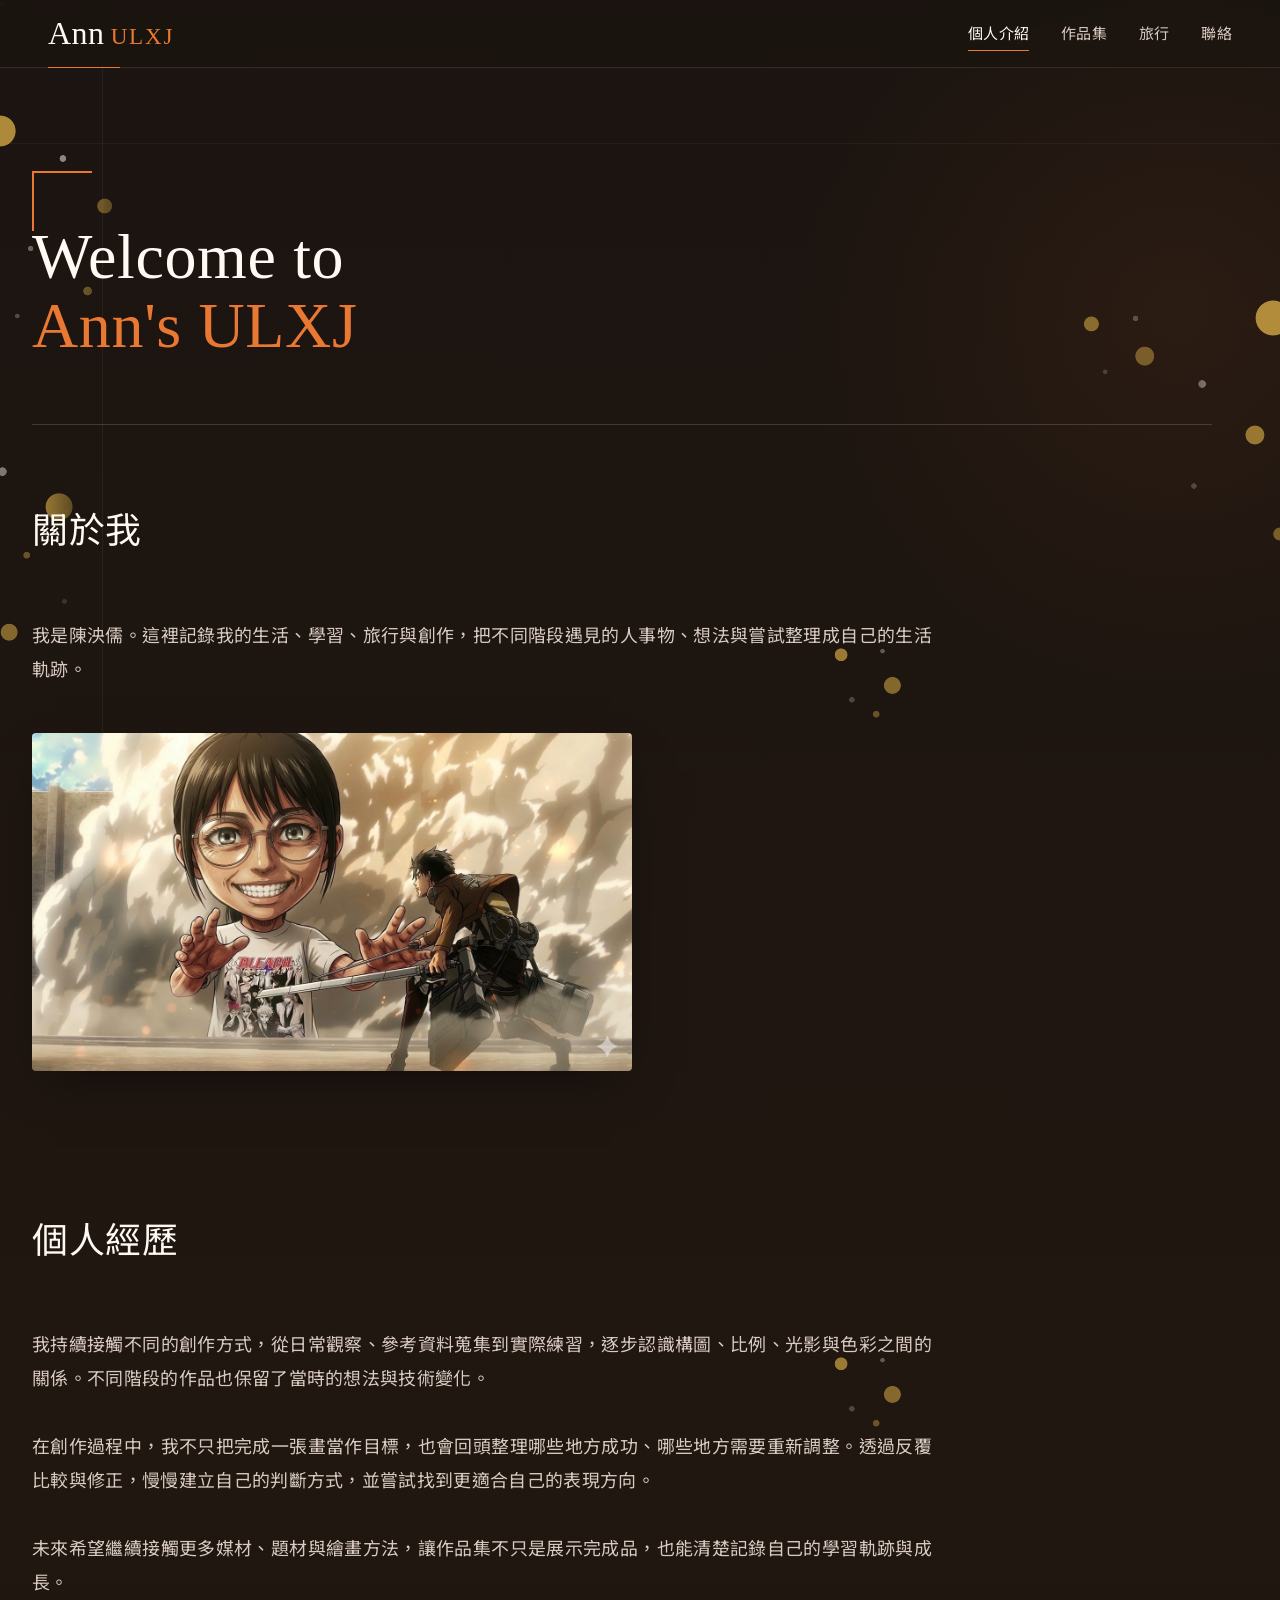
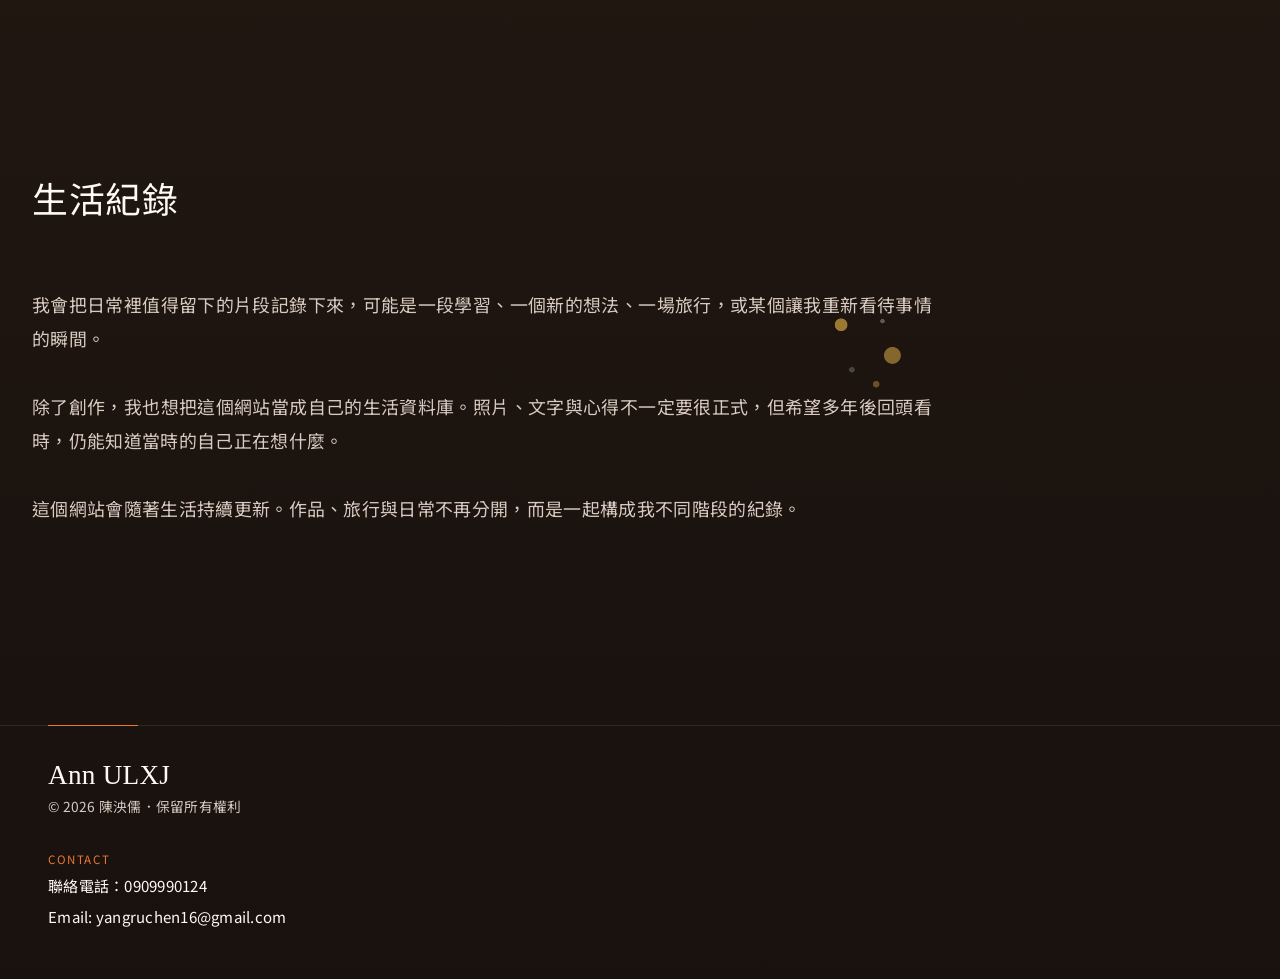
<file: index.html>
<!DOCTYPE html>
<html lang="zh-Hant">
<head>
<meta charset="UTF-8">
<meta name="viewport" content="width=device-width, initial-scale=1.0">
<title>陳泱儒 | 個人介紹</title>
<meta name="description" content="陳泱儒的作者介紹、個人經歷與繪畫過程">
<link rel="icon" type="image/png" href="[data-uri]">
<link rel="preconnect" href="https://fonts.googleapis.com">
<link rel="preconnect" href="https://fonts.gstatic.com" crossorigin>
<link href="https://fonts.googleapis.com/css2?family=Fraunces:ital,opsz,wght@0,9..144,300;0,9..144,500;0,9..144,600;1,9..144,500&family=Work+Sans:wght@300;400;500;600&family=Space+Mono:wght@400;700&display=swap" rel="stylesheet">
<link rel="stylesheet" href="style.css">
<link rel="stylesheet" href="art-overrides.css">
<style>
  .intro-report{
    position:relative;
    z-index:2;
    max-width:1320px;
    margin:0 auto;
    padding:clamp(4rem,8vw,7rem) clamp(1rem,2.5vw,2rem) 6rem;
  }
  .intro-hero{
    position:relative;
    max-width:1180px;
    margin:0 0 clamp(1.75rem,3vw,2.75rem);
    padding:clamp(1.5rem,4vw,3.5rem) 0 clamp(2.5rem,5vw,4.5rem);
    border-bottom:1px solid rgba(255,249,243,.16);
  }
  .intro-hero::before{
    content:"";
    position:absolute;
    top:0;
    left:0;
    width:58px;
    height:58px;
    border-top:2px solid var(--accent);
    border-left:2px solid var(--accent);
  }
  .intro-hero::after{
    content:"";
    position:absolute;
    right:4%;
    bottom:2rem;
    width:92px;
    height:92px;
    background-image:radial-gradient(circle, rgba(233,120,50,.75) 1.6px, transparent 1.8px);
    background-size:15px 15px;
    opacity:.45;
  }
  .intro-kicker{
    margin:0 0 1.2rem;
    color:var(--accent);
    font-size:clamp(.92rem,1.3vw,1.05rem);
    letter-spacing:.18em;
  }
  .intro-hero-title{
    position:relative;
    z-index:1;
    max-width:1050px;
    margin:0;
    font-family:"Aldhabi","Times New Roman",serif;
    font-size:clamp(2.4rem,5vw,4rem);
    font-weight:400;
    line-height:1.08;
    letter-spacing:.01em;
    color:var(--text-hi);
  }
  .intro-hero-title .accent-word{
    color:var(--accent);
  }

  .intro-block{
    max-width:980px;
    margin:0 0 clamp(3rem,5vw,4.5rem);
    padding:clamp(2rem,3vw,3rem) 0;
  }
  .intro-block:last-child{ margin-bottom:2rem; }
  .intro-heading{
    margin:0 0 clamp(3.2rem,5vw,4.6rem);
    padding-left:0 !important;
    max-width:900px;
    font-family:"Noto Sans TC","Source Han Sans TC","PingFang TC",sans-serif;
    font-size:clamp(1.7rem,2.8vw,2.35rem);
    font-weight:400;
    line-height:1.42;
    letter-spacing:.015em;
    color:var(--text-hi);
  }
  .intro-heading::before,
  .intro-heading::after{
    display:none !important;
  }
  .intro-content{
    margin-left:0;
    padding-left:0;
    max-width:900px;
  }
  .intro-content p,
  .report-paragraphs p{
    width:100%;
    max-width:900px;
    margin-left:0;
    padding-left:0;
    text-indent:0;
    color:var(--text-lo);
    font-family:"Noto Sans TC","Source Han Sans TC","PingFang TC",sans-serif;
    font-size:clamp(1rem,1.4vw,1.22rem);
    font-weight:400;
    line-height:1.9;
    letter-spacing:.018em;
    text-align:justify;
    text-justify:inter-ideograph;
    margin-top:0;
    margin-bottom:2.1rem;
  }
  .report-paragraphs{
    width:100%;
    max-width:900px;
    margin-left:0;
    padding-left:0;
  }
  .report-paragraphs p::before{
    display:none !important;
  }
  .report-subheading{
    margin:0 0 clamp(2.1rem,3vw,3rem);
    padding-left:0;
    font-family:"Noto Sans TC","Source Han Sans TC","PingFang TC",sans-serif;
    font-size:clamp(.95rem,1.25vw,1.1rem);
    font-weight:400;
    line-height:1.55;
    letter-spacing:.08em;
    color:var(--text-lo);
  }
  .intro-content::before{
    display:none !important;
  }
  .intro-main-image{
    display:block;
    width:100%;
    max-width:900px;
    height:auto;
    margin-top:3rem;
    margin-left:0;
    border-radius:4px;
    box-shadow:0 20px 50px -18px rgba(0,0,0,.55);
  }

  @media (max-width:720px){
    .intro-report{
      padding-top:3rem;
      padding-left:1rem;
      padding-right:1rem;
    }
    .intro-hero{
      margin-bottom:1.5rem;
      padding-top:1.25rem;
    }
    .intro-hero::before{
      width:38px;
      height:38px;
    }
    .intro-hero::after{
      width:58px;
      height:58px;
      right:0;
      bottom:1.4rem;
    }
    .intro-hero-title{
      font-size:clamp(2.4rem,5vw,4rem);
      line-height:1.12;
    }
    .intro-block{
      max-width:100%;
      margin-bottom:1.5rem;
      padding:1.8rem 0;
    }
    .intro-heading{
      max-width:100%;
      margin-bottom:3.2rem;
      font-size:clamp(1.55rem,7vw,2rem);
      line-height:1.42;
    }
    .intro-content,
    .report-paragraphs{
      max-width:100%;
    }
    .report-subheading{
      margin-bottom:2rem;
      font-size:.92rem;
    }
    .intro-content p,
    .report-paragraphs p{
      max-width:100%;
      font-size:clamp(.95rem,4.2vw,1.08rem);
      line-height:1.9;
      letter-spacing:.012em;
      text-align:justify;
      text-justify:inter-ideograph;
      margin-bottom:2rem;
    }
  }
</style>
</head>
<body>
<div class="pinboard-texture" aria-hidden="true"></div>

<header class="site-header" id="top">
  <a class="brand brand-logo" href="index.html" aria-label="Ann ULXJ 首頁">
    <span class="brand-logo-main">Ann</span>
    <span class="brand-logo-sub">ULXJ</span>
  </a>
  <nav class="main-nav" aria-label="主導覽">
    <a href="index.html" aria-current="page" style="color:var(--text-hi);border-bottom:1px solid var(--accent);">個人介紹</a>
    <a href="portfolio.html">作品集</a>
    <a href="contact.html">聯絡</a>
  </nav>
  <button class="nav-toggle" id="navToggle" aria-label="開啟選單" aria-expanded="false">
    <span></span><span></span><span></span>
  </button>
</header>

<main class="intro-report">
  <section class="intro-hero" aria-labelledby="welcome-title">
    <h1 class="intro-hero-title" id="welcome-title">Welcome to<br><span class="accent-word">Ann's ULXJ</span></h1>
  </section>

  <section class="intro-block">
    <h2 class="intro-heading">作者介紹</h2>
    <div class="intro-content">
      <p>
        我是陳泱儒。這裡記錄我的繪畫作品、學習經歷與創作過程。我希望透過作品整理自己的觀察、想法與不同階段的嘗試，也讓每一次創作都成為學習歷程的一部分。
      </p>
      <img class="IMG-main-5422" src="assets/IMG_5422.svg" sizes="(max-width: 720px) 100vw, 900px"
       alt="陳泱儒個人介紹主視覺">
    </div>
  </section>

  <section class="intro-block">
    <h2 class="intro-heading">個人經歷</h2>
    <div class="intro-content">
      <div class="report-paragraphs">
        <p>
          我持續接觸不同的創作方式，從日常觀察、參考資料蒐集到實際練習，逐步認識構圖、比例、光影與色彩之間的關係。不同階段的作品也保留了當時的想法與技術變化。
        </p>
        <p>
          在創作過程中，我不只把完成一張畫當作目標，也會回頭整理哪些地方成功、哪些地方需要重新調整。透過反覆比較與修正，慢慢建立自己的判斷方式，並嘗試找到更適合自己的表現方向。
        </p>
        <p>
          未來希望繼續接觸更多媒材、題材與繪畫方法，讓作品集不只是展示完成品，也能清楚記錄自己的學習軌跡與成長。
        </p>
      </div>
    </div>
  </section>

  <section class="intro-block">
    <h2 class="intro-heading">繪畫過程</h2>
    <div class="intro-content">
      <div class="report-paragraphs">
        <p>
          開始一張作品前，我會先確認想表達的主題與情緒，再蒐集姿態、光線、服裝、場景或色彩相關的參考資料。這個階段的重點不是立刻畫細節，而是先決定整張作品最重要的視覺方向。
        </p>
        <p>
          接著會用較簡單的線條建立草稿，確認人物比例、畫面重心與各元素的位置。構圖穩定後，再逐步加入明暗、色彩與細節，過程中持續調整主體和背景之間的關係，避免畫面失去焦點。
        </p>
        <p>
          完成前，我會重新檢查整體比例、光影、色彩與留白，並比較作品是否仍符合一開始設定的主題。最後的修正通常不是增加更多細節，而是刪除不必要的資訊，讓畫面更完整、清楚。
        </p>
      </div>
    </div>
  </section>
</main>

<footer class="site-footer site-footer-contact">
  <div class="footer-identity">
    <p class="footer-logo">Ann ULXJ</p>
    <p>© 2026 陳泱儒．保留所有權利</p>
  </div>
  <div class="footer-contact">
    <span class="footer-contact-label">CONTACT</span>
    <a href="mailto:myherbstudio@gmail.com">myherbstudio@gmail.com</a>
  </div>
</footer>

<script src="script.js"></script>
</body>
</html>
</file>
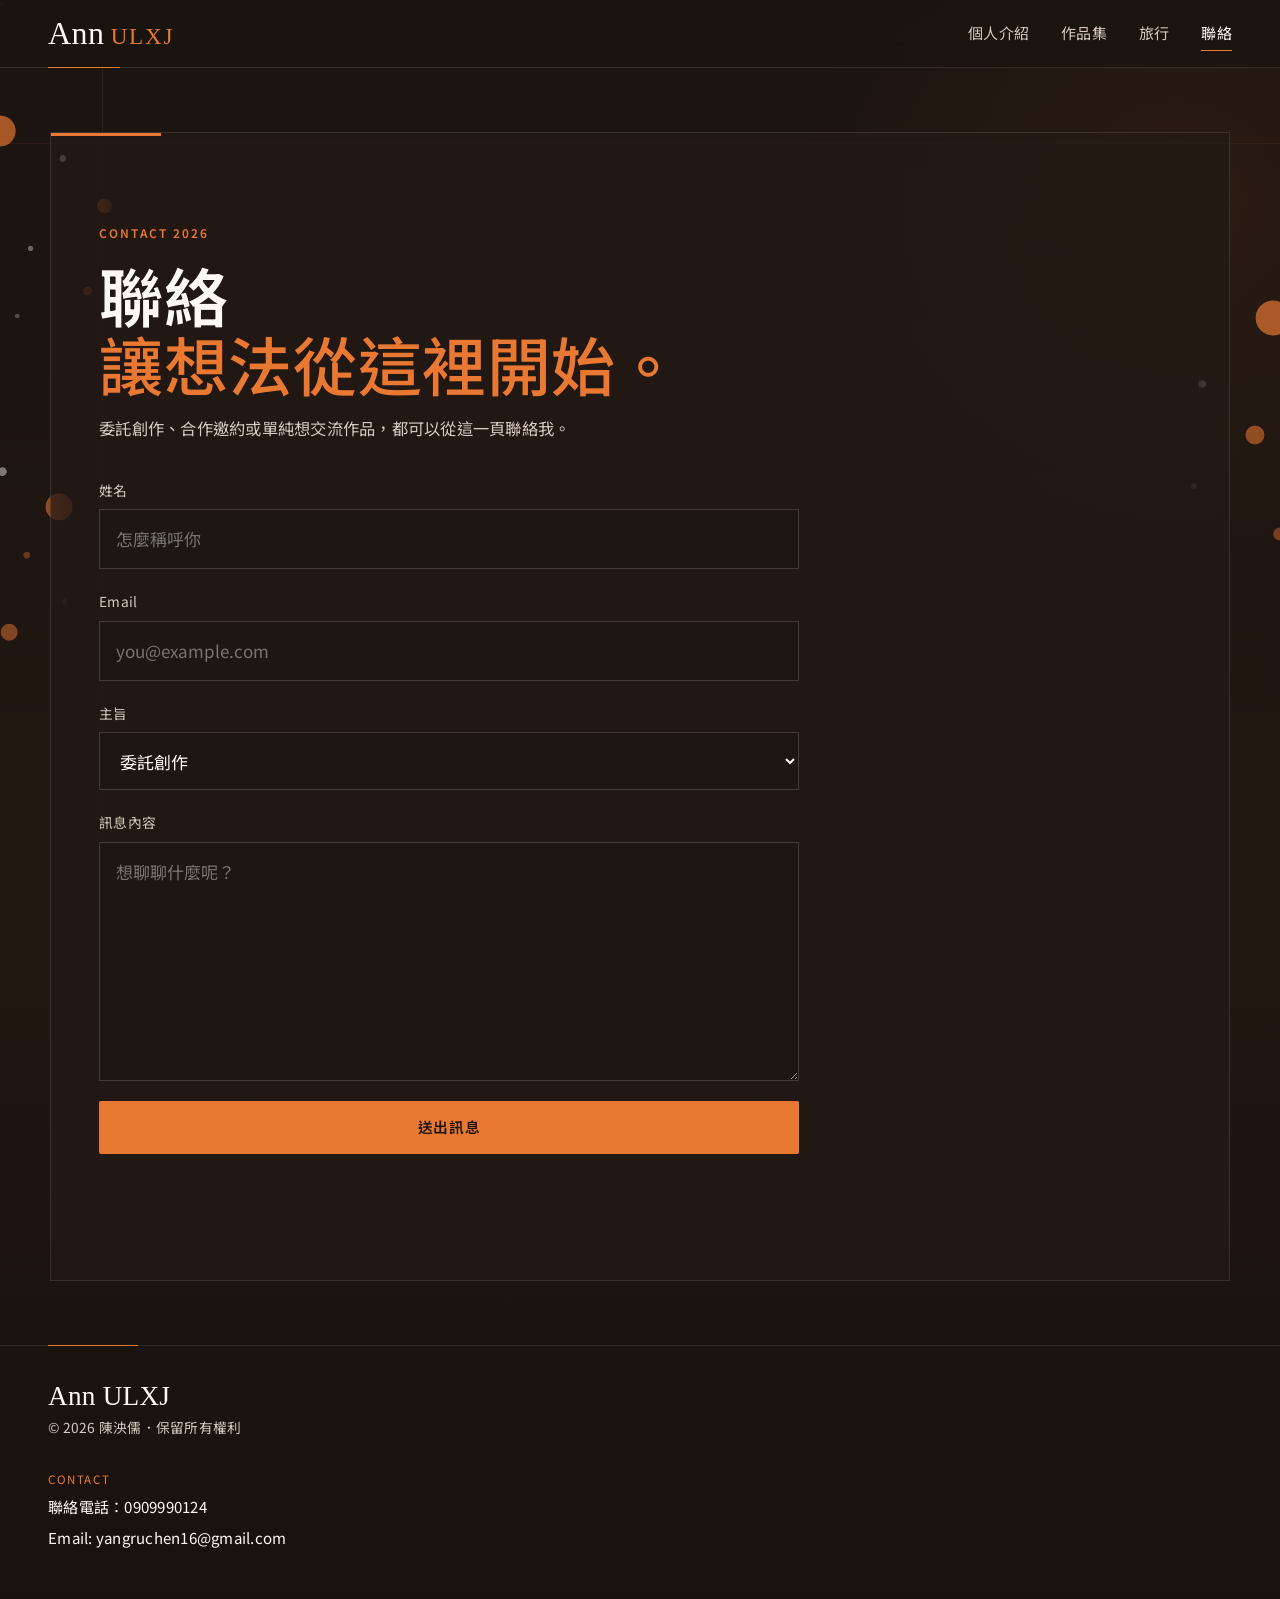
<file: contact.html>
<!DOCTYPE html>
<html lang="zh-Hant">
<head>
<meta charset="UTF-8">
<meta name="viewport" content="width=device-width, initial-scale=1.0">
<title>Ann ULXJ | 聯絡</title>
<meta name="description" content="委託、合作與創作交流聯絡頁">
<link rel="icon" type="image/png" href="[data-uri]">
<link rel="preconnect" href="https://fonts.googleapis.com">
<link rel="preconnect" href="https://fonts.gstatic.com" crossorigin>
<link href="https://fonts.googleapis.com/css2?family=Fraunces:ital,opsz,wght@0,9..144,300;0,9..144,500;0,9..144,600;1,9..144,500&family=Work+Sans:wght@300;400;500;600&family=Space+Mono:wght@400;700&display=swap" rel="stylesheet">
<link rel="stylesheet" href="style.css">
<link rel="stylesheet" href="art-overrides.css">
</head>
<body>
<div class="pinboard-texture" aria-hidden="true"></div>

<header class="site-header" id="top">
  <a class="brand brand-logo" href="index.html" aria-label="Ann ULXJ 首頁">
    <span class="brand-logo-main">Ann</span>
    <span class="brand-logo-sub">ULXJ</span>
  </a>
  <nav class="main-nav" aria-label="主導覽">
    <a href="index.html">個人介紹</a>
    <a href="portfolio.html">作品集</a>
    <a href="contact.html" aria-current="page" style="color:var(--text-hi);border-bottom:1px solid var(--accent);">聯絡</a>
  </nav>
  <button class="nav-toggle" id="navToggle" aria-label="開啟選單" aria-expanded="false">
    <span></span><span></span><span></span>
  </button>
</header>

<main>
  <section class="contact-section" id="contact">
    <div class="contact-inner">
      <p class="eyebrow">CONTACT 2026</p>
      <h1 class="hero-title" style="font-size:clamp(2.4rem,5vw,4rem);margin-bottom:1rem;">
        <span class="line">聯絡</span>
        <span class="line line-em">讓想法從這裡開始。</span>
      </h1>
      <p class="section-desc">委託創作、合作邀約或單純想交流作品，都可以從這一頁聯絡我。</p>

      <form class="contact-form" id="contactForm" novalidate>
        <div class="form-row">
          <label for="name">姓名</label>
          <input type="text" id="name" name="name" required placeholder="怎麼稱呼你">
        </div>
        <div class="form-row">
          <label for="email">Email</label>
          <input type="email" id="email" name="email" required placeholder="you@example.com">
        </div>
        <div class="form-row">
          <label for="subject">主旨</label>
          <select id="subject" name="subject">
            <option value="commission">委託創作</option>
            <option value="exhibition">展覽 / 合作邀約</option>
            <option value="other">其他</option>
          </select>
        </div>
        <div class="form-row">
          <label for="message">訊息內容</label>
          <textarea id="message" name="message" rows="7" required placeholder="想聊聊什麼呢？"></textarea>
        </div>
        <button type="submit" class="btn btn-primary btn-wide">送出訊息</button>
        <p class="form-note" id="formNote" role="status" aria-live="polite"></p>
      </form>
    </div>
  </section>
</main>

<footer class="site-footer site-footer-contact">
  <div class="footer-identity">
    <p class="footer-logo">Ann ULXJ</p>
    <p>© 2026 陳泱儒．保留所有權利</p>
  </div>
  <div class="footer-contact">
    <span class="footer-contact-label">CONTACT</span>
    <a href="mailto:myherbstudio@gmail.com">myherbstudio@gmail.com</a>
  </div>
</footer>

<script src="script.js"></script>
</body>
</html>
</file>
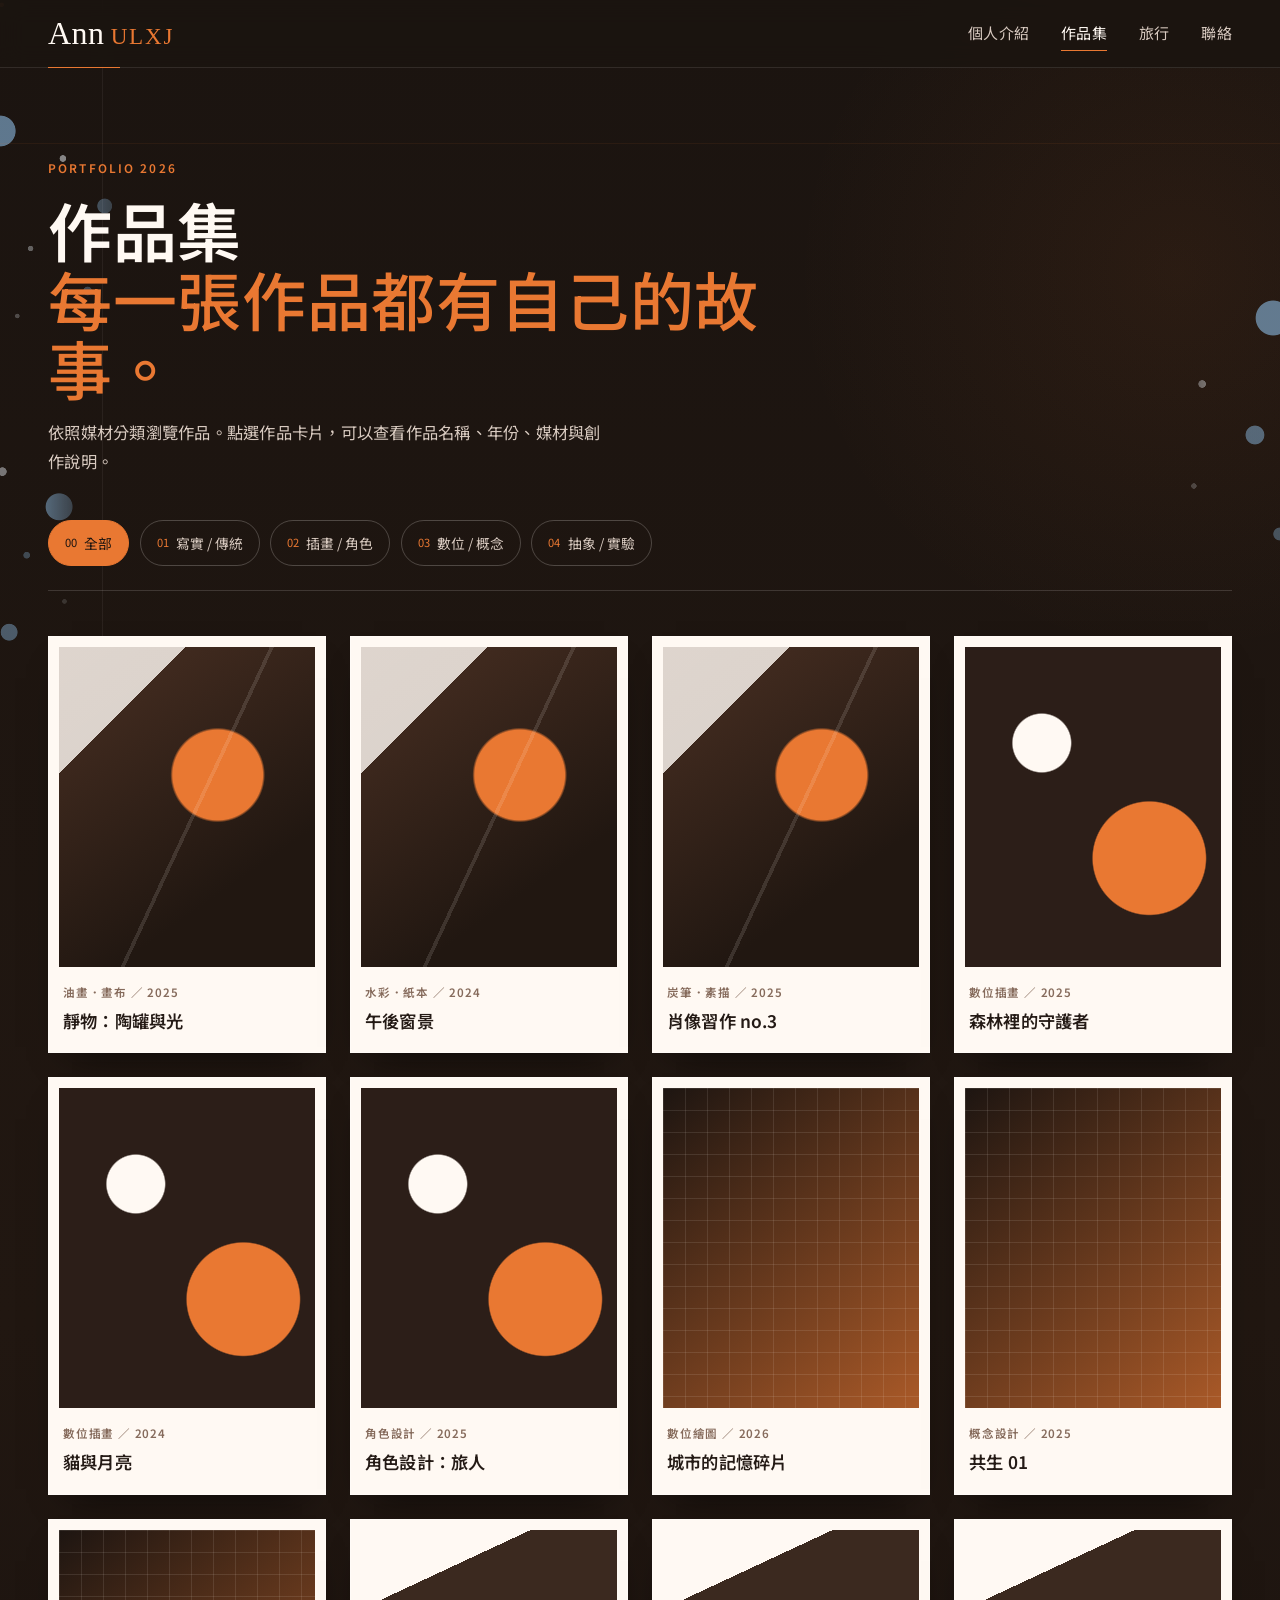
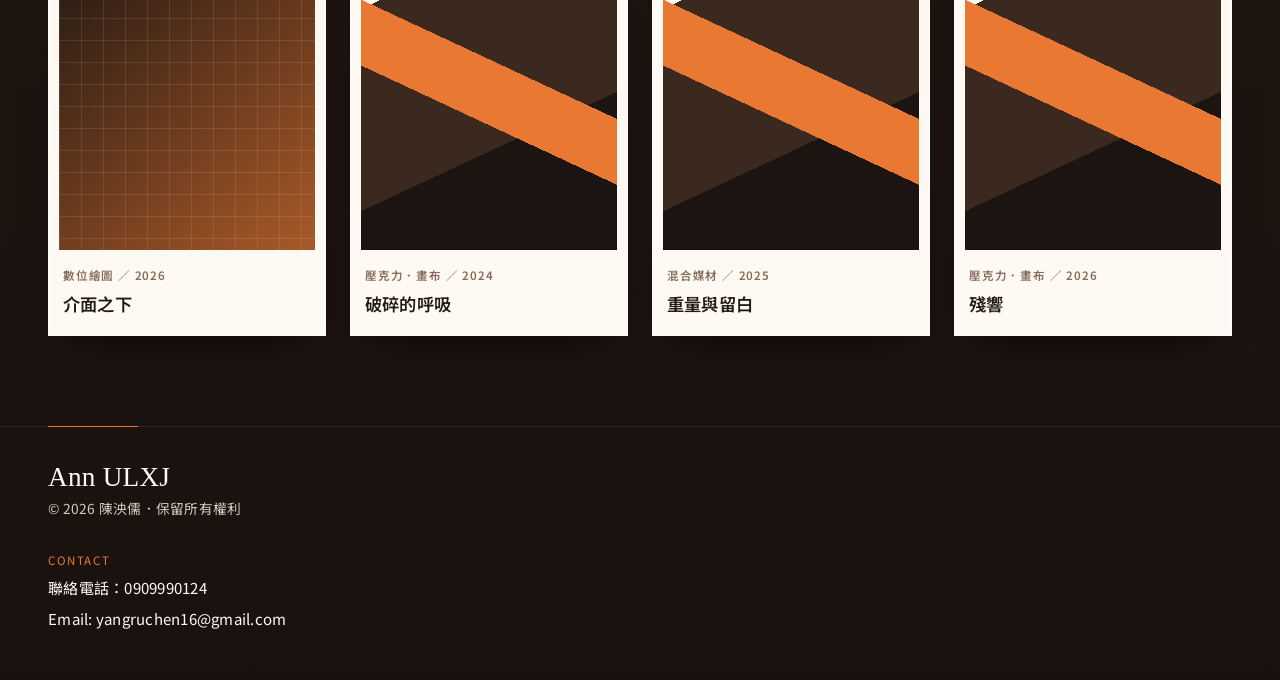
<file: portfolio.html>
<!DOCTYPE html>
<html lang="zh-Hant">
<head>
<meta charset="UTF-8">
<meta name="viewport" content="width=device-width, initial-scale=1.0">
<title>Ann ULXJ | 作品集</title>
<meta name="description" content="陳泱儒個人繪畫作品集，依媒材分類瀏覽作品">
<link rel="icon" type="image/png" href="[data-uri]">
<link rel="preconnect" href="https://fonts.googleapis.com">
<link rel="preconnect" href="https://fonts.gstatic.com" crossorigin>
<link href="https://fonts.googleapis.com/css2?family=Fraunces:ital,opsz,wght@0,9..144,300;0,9..144,500;0,9..144,600;1,9..144,500&family=Work+Sans:wght@300;400;500;600&family=Space+Mono:wght@400;700&display=swap" rel="stylesheet">
<link rel="stylesheet" href="style.css">
<link rel="stylesheet" href="art-overrides.css">
</head>
<body>
<div class="pinboard-texture" aria-hidden="true"></div>

<header class="site-header" id="top">
  <a class="brand brand-logo" href="index.html" aria-label="Ann ULXJ 首頁">
    <span class="brand-logo-main">Ann</span>
    <span class="brand-logo-sub">ULXJ</span>
  </a>
  <nav class="main-nav" aria-label="主導覽">
    <a href="index.html">個人介紹</a>
    <a href="portfolio.html" aria-current="page" style="color:var(--text-hi);border-bottom:1px solid var(--accent);">作品集</a>
    <a href="contact.html">聯絡</a>
  </nav>
  <button class="nav-toggle" id="navToggle" aria-label="開啟選單" aria-expanded="false">
    <span></span><span></span><span></span>
  </button>
</header>

<main>
  <section class="gallery-section" id="gallery">
    <div class="section-head">
      <p class="eyebrow">PORTFOLIO 2026</p>
      <h1 class="hero-title" style="font-size:clamp(2.4rem,5vw,4rem);margin-bottom:1rem;">
        <span class="line">作品集</span>
        <span class="line line-em">每一張作品都有自己的故事。</span>
      </h1>
      <p class="section-desc">依照媒材分類瀏覽作品。點選作品卡片，可以查看作品名稱、年份、媒材與創作說明。</p>
    </div>

    <div class="medium-switcher" id="mediumSwitcher" role="tablist" aria-label="依媒材篩選作品">
      <button class="medium-tab is-active" data-medium="all" role="tab" aria-selected="true">
        <span class="tab-index">00</span><span class="tab-label">全部</span>
      </button>
      <button class="medium-tab" data-medium="traditional" role="tab" aria-selected="false">
        <span class="tab-index">01</span><span class="tab-label">寫實 / 傳統</span>
      </button>
      <button class="medium-tab" data-medium="illustration" role="tab" aria-selected="false">
        <span class="tab-index">02</span><span class="tab-label">插畫 / 角色</span>
      </button>
      <button class="medium-tab" data-medium="digital" role="tab" aria-selected="false">
        <span class="tab-index">03</span><span class="tab-label">數位 / 概念</span>
      </button>
      <button class="medium-tab" data-medium="abstract" role="tab" aria-selected="false">
        <span class="tab-index">04</span><span class="tab-label">抽象 / 實驗</span>
      </button>
    </div>

    <div class="gallery-grid" id="galleryGrid"></div>
  </section>
</main>

<footer class="site-footer site-footer-contact">
  <div class="footer-identity">
    <p class="footer-logo">Ann ULXJ</p>
    <p>© 2026 陳泱儒．保留所有權利</p>
  </div>
  <div class="footer-contact">
    <span class="footer-contact-label">CONTACT</span>
    <a href="mailto:myherbstudio@gmail.com">myherbstudio@gmail.com</a>
  </div>
</footer>

<div class="lightbox" id="lightbox" aria-hidden="true">
  <div class="lightbox-backdrop" data-close></div>
  <div class="lightbox-panel" role="dialog" aria-modal="true" aria-labelledby="lightboxTitle">
    <button class="lightbox-close" data-close aria-label="關閉">✕</button>
    <div class="lightbox-visual" id="lightboxVisual"></div>
    <div class="lightbox-info">
      <span class="lightbox-tag" id="lightboxTag"></span>
      <h3 id="lightboxTitle"></h3>
      <p id="lightboxDesc"></p>
      <dl class="lightbox-meta">
        <div><dt>媒材</dt><dd id="lightboxMedium"></dd></div>
        <div><dt>年份</dt><dd id="lightboxYear"></dd></div>
      </dl>
    </div>
  </div>
</div>

<script src="script.js"></script>
</body>
</html>
</file>
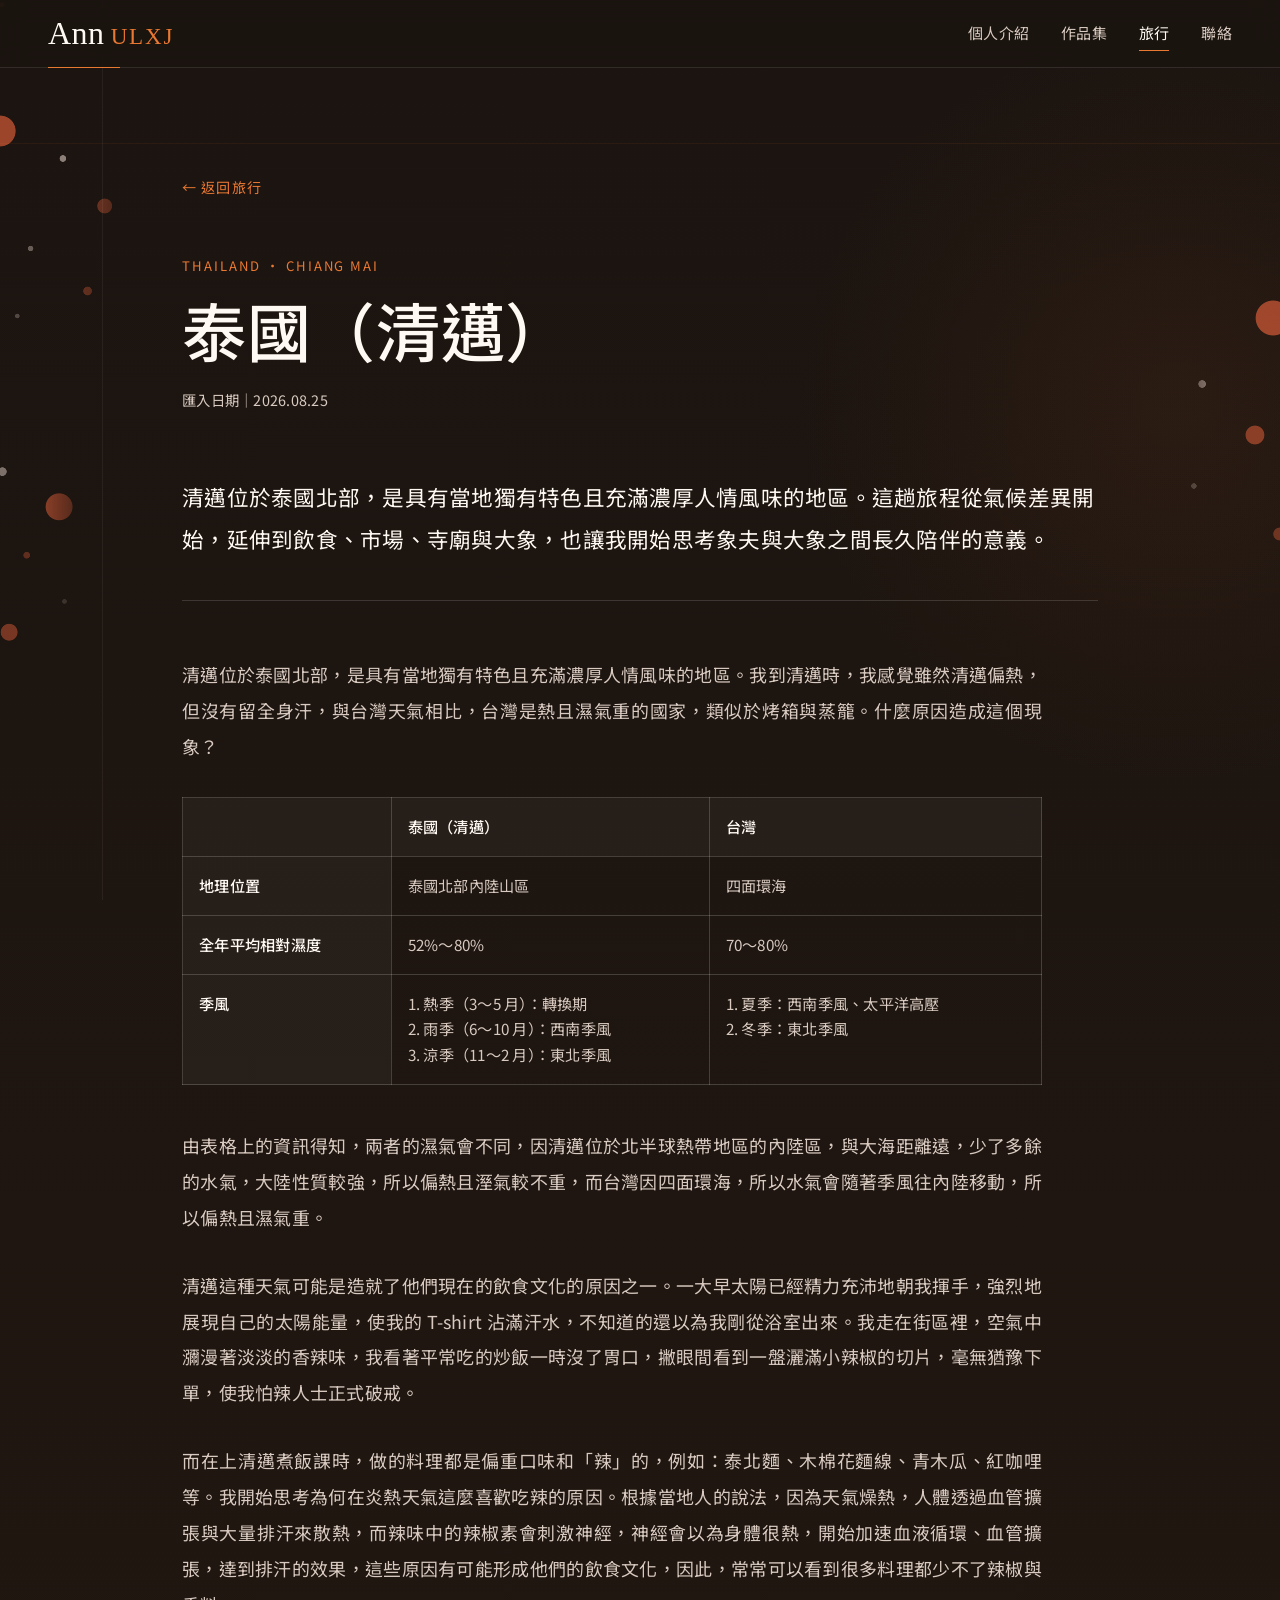
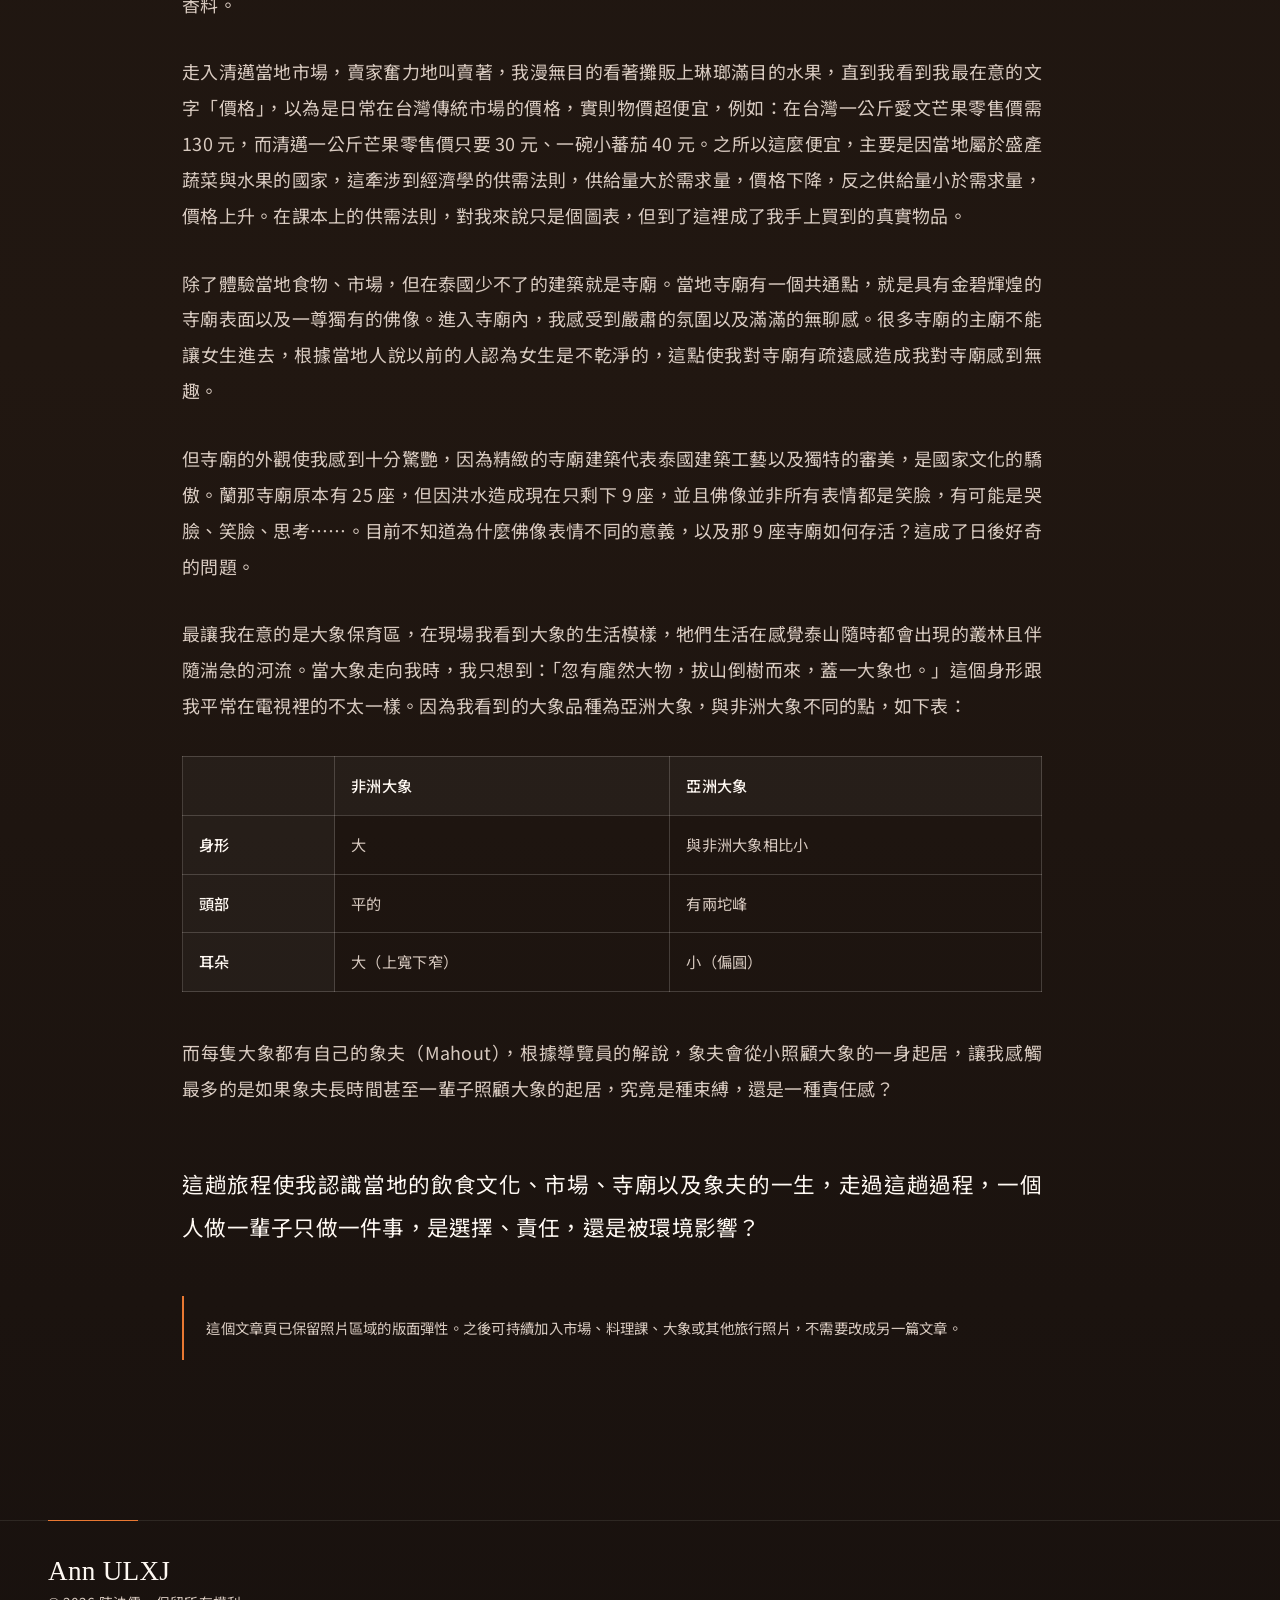
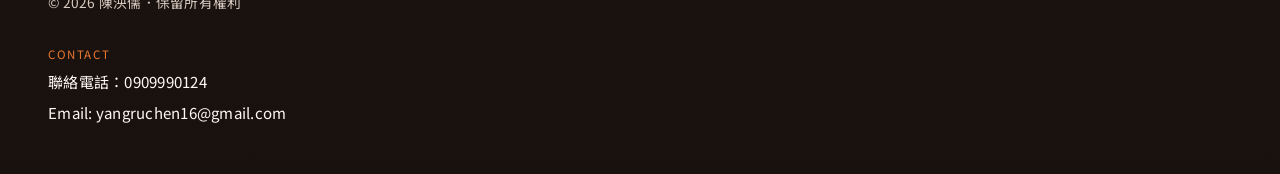
<file: travel-chiangmai.html>
<!DOCTYPE html>
<html lang="zh-Hant">
<head>
<meta charset="UTF-8">
<meta name="viewport" content="width=device-width, initial-scale=1.0">
<title>泰國（清邁） | Ann ULXJ</title>
<meta name="description" content="泰國清邁旅行心得，從氣候、飲食、市場、寺廟到大象與象夫。">
<link rel="icon" type="image/png" href="[data-uri]">
<link rel="stylesheet" href="style.css">
<link rel="stylesheet" href="art-overrides.css">
<style>
  .article-wrap{position:relative;z-index:2;max-width:980px;margin:0 auto;padding:clamp(4.5rem,8vw,7rem) clamp(1rem,3vw,2rem) 7rem;}
  .article-back{display:inline-block;margin-bottom:3.5rem;color:var(--accent);font-size:.88rem;letter-spacing:.08em;}
  .article-kicker{margin:0 0 .8rem;color:var(--accent);font-size:.82rem;letter-spacing:.15em;}
  .article-title{margin:0 0 1.2rem;color:var(--text-hi);font-size:clamp(2.4rem,5vw,4rem);font-weight:500;line-height:1.2;}
  .article-meta{margin:0 0 4rem;color:var(--text-lo);font-size:.9rem;}
  .article-lead{margin:0 0 3.5rem;padding-bottom:2.5rem;border-bottom:1px solid rgba(255,249,243,.15);color:var(--text-hi);font-size:clamp(1.12rem,1.8vw,1.35rem);line-height:1.95;}
  .article-body{max-width:860px;}
  .article-body p{margin:0 0 2rem;color:var(--text-lo);font-size:clamp(1rem,1.4vw,1.14rem);line-height:2;text-align:justify;text-justify:inter-ideograph;}
  .article-body table{width:100%;margin:1.5rem 0 2.7rem;border-collapse:collapse;color:var(--text-lo);font-size:.95rem;line-height:1.7;}
  .article-body th,.article-body td{padding:1rem;border:1px solid rgba(255,249,243,.18);vertical-align:top;text-align:left;}
  .article-body th{color:var(--text-hi);font-weight:500;background:rgba(255,249,243,.04);}
  .article-question{margin-top:3.4rem!important;color:var(--text-hi)!important;font-size:clamp(1.15rem,1.8vw,1.35rem)!important;}
  .article-photo-note{margin:3rem 0;padding:1.2rem 1.4rem;border-left:2px solid var(--accent);color:var(--text-lo);font-size:.9rem;line-height:1.8;}
  @media(max-width:720px){.article-body table{font-size:.82rem}.article-body th,.article-body td{padding:.7rem}.article-meta{margin-bottom:2.8rem}}
</style>
</head>
<body>
<div class="pinboard-texture" aria-hidden="true"></div>
<header class="site-header" id="top">
  <a class="brand brand-logo" href="index.html" aria-label="Ann ULXJ 首頁"><span class="brand-logo-main">Ann</span><span class="brand-logo-sub">ULXJ</span></a>
  <nav class="main-nav" aria-label="主導覽">
    <a href="index.html">個人介紹</a>
    <a href="portfolio.html">作品集</a>
    <a href="travel.html" aria-current="page" style="color:var(--text-hi);border-bottom:1px solid var(--accent);">旅行</a>
    <a href="contact.html">聯絡</a>
  </nav>
  <button class="nav-toggle" id="navToggle" aria-label="開啟選單" aria-expanded="false"><span></span><span></span><span></span></button>
</header>

<main class="article-wrap">
  <a class="article-back" href="travel.html">← 返回旅行</a>
  <article>
    <p class="article-kicker">THAILAND · CHIANG MAI</p>
    <h1 class="article-title">泰國（清邁）</h1>
    <p class="article-meta">匯入日期｜2026.08.25</p>
    <p class="article-lead">清邁位於泰國北部，是具有當地獨有特色且充滿濃厚人情風味的地區。這趟旅程從氣候差異開始，延伸到飲食、市場、寺廟與大象，也讓我開始思考象夫與大象之間長久陪伴的意義。</p>

    <div class="article-body">
      <p>清邁位於泰國北部，是具有當地獨有特色且充滿濃厚人情風味的地區。我到清邁時，我感覺雖然清邁偏熱，但沒有留全身汗，與台灣天氣相比，台灣是熱且濕氣重的國家，類似於烤箱與蒸籠。什麼原因造成這個現象？</p>

      <table>
        <thead><tr><th></th><th>泰國（清邁）</th><th>台灣</th></tr></thead>
        <tbody>
          <tr><th>地理位置</th><td>泰國北部內陸山區</td><td>四面環海</td></tr>
          <tr><th>全年平均相對濕度</th><td>52%～80%</td><td>70～80%</td></tr>
          <tr><th>季風</th><td>1. 熱季（3～5 月）：轉換期<br>2. 雨季（6～10 月）：西南季風<br>3. 涼季（11～2 月）：東北季風</td><td>1. 夏季：西南季風、太平洋高壓<br>2. 冬季：東北季風</td></tr>
        </tbody>
      </table>

      <p>由表格上的資訊得知，兩者的濕氣會不同，因清邁位於北半球熱帶地區的內陸區，與大海距離遠，少了多餘的水氣，大陸性質較強，所以偏熱且溼氣較不重，而台灣因四面環海，所以水氣會隨著季風往內陸移動，所以偏熱且濕氣重。</p>

      <p>清邁這種天氣可能是造就了他們現在的飲食文化的原因之一。一大早太陽已經精力充沛地朝我揮手，強烈地展現自己的太陽能量，使我的 T-shirt 沾滿汗水，不知道的還以為我剛從浴室出來。我走在街區裡，空氣中瀰漫著淡淡的香辣味，我看著平常吃的炒飯一時沒了胃口，撇眼間看到一盤灑滿小辣椒的切片，毫無猶豫下單，使我怕辣人士正式破戒。</p>

      <p>而在上清邁煮飯課時，做的料理都是偏重口味和「辣」的，例如：泰北麵、木棉花麵線、青木瓜、紅咖哩等。我開始思考為何在炎熱天氣這麼喜歡吃辣的原因。根據當地人的說法，因為天氣燥熱，人體透過血管擴張與大量排汗來散熱，而辣味中的辣椒素會刺激神經，神經會以為身體很熱，開始加速血液循環、血管擴張，達到排汗的效果，這些原因有可能形成他們的飲食文化，因此，常常可以看到很多料理都少不了辣椒與香料。</p>

      <p>走入清邁當地市場，賣家奮力地叫賣著，我漫無目的看著攤販上琳瑯滿目的水果，直到我看到我最在意的文字「價格」，以為是日常在台灣傳統市場的價格，實則物價超便宜，例如：在台灣一公斤愛文芒果零售價需 130 元，而清邁一公斤芒果零售價只要 30 元、一碗小蕃茄 40 元。之所以這麼便宜，主要是因當地屬於盛產蔬菜與水果的國家，這牽涉到經濟學的供需法則，供給量大於需求量，價格下降，反之供給量小於需求量，價格上升。在課本上的供需法則，對我來說只是個圖表，但到了這裡成了我手上買到的真實物品。</p>

      <p>除了體驗當地食物、市場，但在泰國少不了的建築就是寺廟。當地寺廟有一個共通點，就是具有金碧輝煌的寺廟表面以及一尊獨有的佛像。進入寺廟內，我感受到嚴肅的氛圍以及滿滿的無聊感。很多寺廟的主廟不能讓女生進去，根據當地人說以前的人認為女生是不乾淨的，這點使我對寺廟有疏遠感造成我對寺廟感到無趣。</p>

      <p>但寺廟的外觀使我感到十分驚艷，因為精緻的寺廟建築代表泰國建築工藝以及獨特的審美，是國家文化的驕傲。蘭那寺廟原本有 25 座，但因洪水造成現在只剩下 9 座，並且佛像並非所有表情都是笑臉，有可能是哭臉、笑臉、思考……。目前不知道為什麼佛像表情不同的意義，以及那 9 座寺廟如何存活？這成了日後好奇的問題。</p>

      <p>最讓我在意的是大象保育區，在現場我看到大象的生活模樣，牠們生活在感覺泰山隨時都會出現的叢林且伴隨湍急的河流。當大象走向我時，我只想到：「忽有龐然大物，拔山倒樹而來，蓋一大象也。」這個身形跟我平常在電視裡的不太一樣。因為我看到的大象品種為亞洲大象，與非洲大象不同的點，如下表：</p>

      <table>
        <thead><tr><th></th><th>非洲大象</th><th>亞洲大象</th></tr></thead>
        <tbody>
          <tr><th>身形</th><td>大</td><td>與非洲大象相比小</td></tr>
          <tr><th>頭部</th><td>平的</td><td>有兩坨峰</td></tr>
          <tr><th>耳朵</th><td>大（上寬下窄）</td><td>小（偏圓）</td></tr>
        </tbody>
      </table>

      <p>而每隻大象都有自己的象夫（Mahout），根據導覽員的解說，象夫會從小照顧大象的一身起居，讓我感觸最多的是如果象夫長時間甚至一輩子照顧大象的起居，究竟是種束縛，還是一種責任感？</p>

      <p class="article-question">這趟旅程使我認識當地的飲食文化、市場、寺廟以及象夫的一生，走過這趟過程，一個人做一輩子只做一件事，是選擇、責任，還是被環境影響？</p>

      <div class="article-photo-note">這個文章頁已保留照片區域的版面彈性。之後可持續加入市場、料理課、大象或其他旅行照片，不需要改成另一篇文章。</div>
    </div>
  </article>
</main>

<footer class="site-footer site-footer-contact">
  <div class="footer-identity"><p class="footer-logo">Ann ULXJ</p><p>© 2026 陳泱儒．保留所有權利</p></div>
  <div class="footer-contact"></div>
</footer>
<script src="script.js"></script>
</body>
</html>
</file>
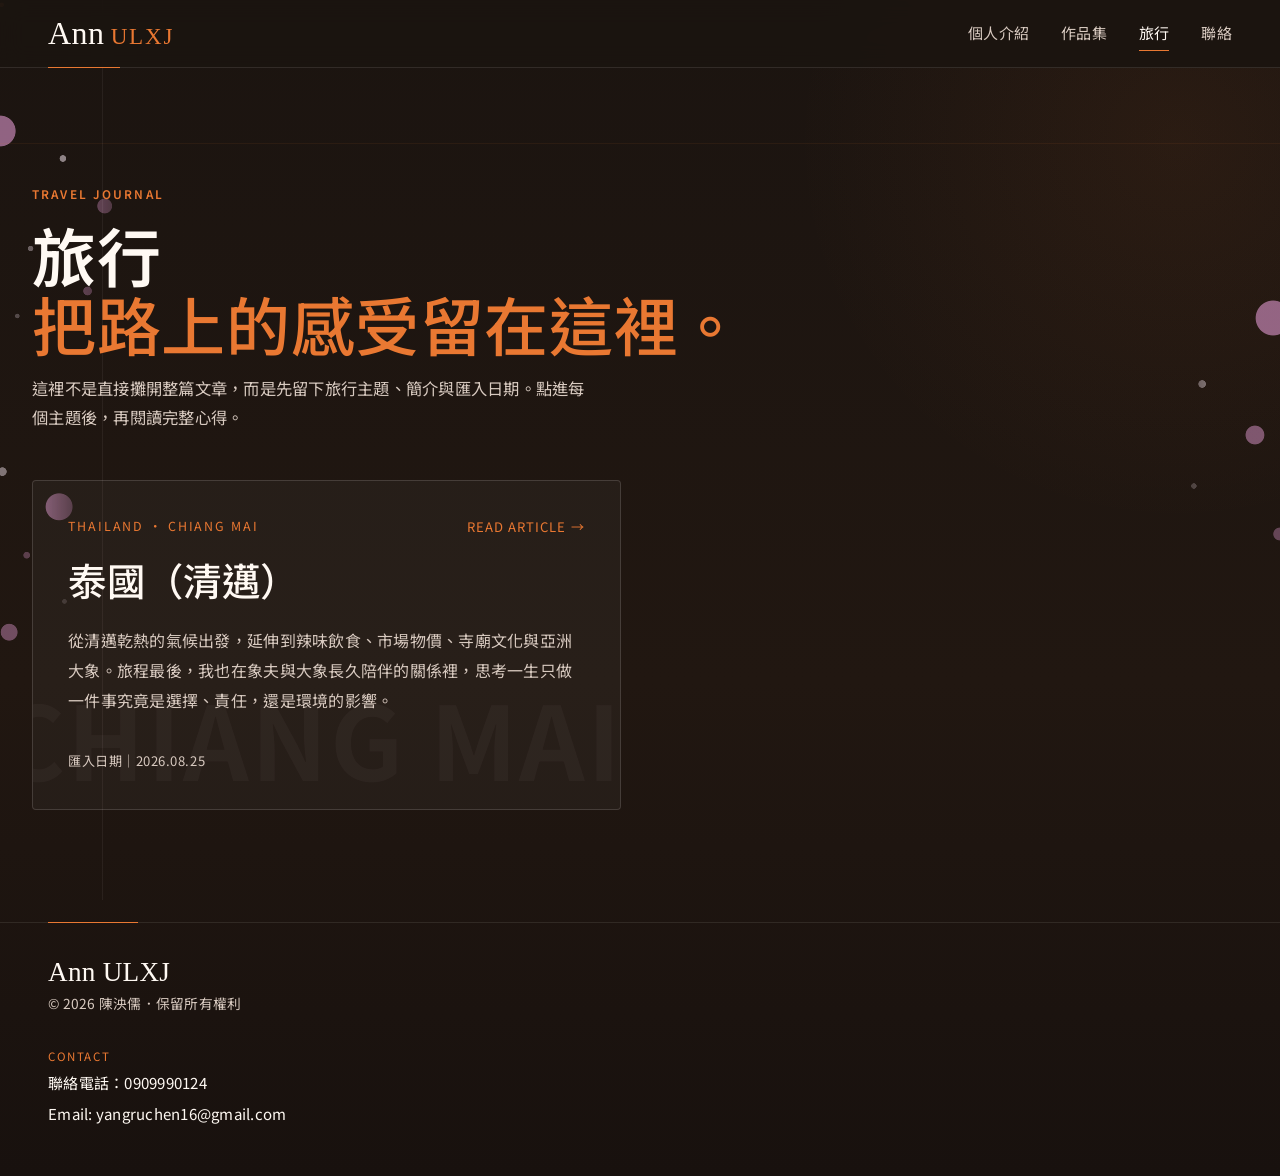
<file: travel.html>
<!DOCTYPE html>
<html lang="zh-Hant">
<head>
<meta charset="UTF-8">
<meta name="viewport" content="width=device-width, initial-scale=1.0">
<title>Ann ULXJ | 旅行</title>
<meta name="description" content="Ann ULXJ 的旅行、照片與個人心得紀錄">
<link rel="icon" type="image/png" href="[data-uri]">
<link rel="stylesheet" href="style.css">
<link rel="stylesheet" href="art-overrides.css">
<style>
  .travel-section{position:relative;z-index:2;max-width:1320px;margin:0 auto;padding:clamp(5rem,9vw,8rem) clamp(1rem,2.5vw,2rem) 7rem;}
  .travel-grid{display:grid;grid-template-columns:repeat(2,minmax(0,1fr));gap:clamp(1.4rem,3vw,2.5rem);margin-top:3rem;}
  .travel-card-link{display:block;color:inherit;text-decoration:none;}
  .travel-card{position:relative;min-height:330px;padding:clamp(1.5rem,3vw,2.2rem);overflow:hidden;border:1px solid rgba(255,249,243,.14);background:rgba(255,249,243,.035);border-radius:4px;transition:transform .25s ease,border-color .25s ease,background .25s ease;}
  .travel-card::after{content:"CHIANG MAI";position:absolute;right:-.2rem;bottom:-1.1rem;color:rgba(255,249,243,.035);font-size:clamp(3.5rem,8vw,7rem);font-weight:700;letter-spacing:.02em;white-space:nowrap;pointer-events:none;}
  .travel-card-link:hover .travel-card{transform:translateY(-4px);border-color:var(--accent);background:rgba(255,249,243,.06);}
  .travel-place{margin:0 0 1rem;color:var(--accent);font-size:.78rem;letter-spacing:.15em;}
  .travel-title{max-width:620px;margin:0 0 1.2rem;color:var(--text-hi);font-size:clamp(1.7rem,3vw,2.5rem);font-weight:500;line-height:1.35;}
  .travel-excerpt{position:relative;z-index:1;max-width:680px;margin:0;color:var(--text-lo);font-size:1rem;line-height:1.9;}
  .travel-import{position:absolute;left:clamp(1.5rem,3vw,2.2rem);bottom:clamp(1.5rem,3vw,2.2rem);z-index:1;margin:0;color:var(--text-lo);font-size:.82rem;letter-spacing:.04em;}
  .travel-read{position:absolute;right:clamp(1.5rem,3vw,2.2rem);top:clamp(1.5rem,3vw,2.2rem);color:var(--accent);font-size:.82rem;letter-spacing:.08em;}
  @media(max-width:720px){.travel-grid{grid-template-columns:1fr;}.travel-card{min-height:390px;}}
</style>
</head>
<body>
<div class="pinboard-texture" aria-hidden="true"></div>
<header class="site-header" id="top">
  <a class="brand brand-logo" href="index.html" aria-label="Ann ULXJ 首頁"><span class="brand-logo-main">Ann</span><span class="brand-logo-sub">ULXJ</span></a>
  <nav class="main-nav" aria-label="主導覽">
    <a href="index.html">個人介紹</a>
    <a href="portfolio.html">作品集</a>
    <a href="travel.html" aria-current="page" style="color:var(--text-hi);border-bottom:1px solid var(--accent);">旅行</a>
    <a href="contact.html">聯絡</a>
  </nav>
  <button class="nav-toggle" id="navToggle" aria-label="開啟選單" aria-expanded="false"><span></span><span></span><span></span></button>
</header>

<main class="travel-section">
  <div class="section-head">
    <p class="eyebrow">TRAVEL JOURNAL</p>
    <h1 class="hero-title" style="font-size:clamp(2.4rem,5vw,4rem);margin-bottom:1rem;"><span class="line">旅行</span><span class="line line-em">把路上的感受留在這裡。</span></h1>
    <p class="section-desc">這裡不是直接攤開整篇文章，而是先留下旅行主題、簡介與匯入日期。點進每個主題後，再閱讀完整心得。</p>
  </div>

  <div class="travel-grid">
    <a class="travel-card-link" href="travel-chiangmai.html" aria-label="閱讀泰國清邁旅行文章">
      <article class="travel-card">
        <span class="travel-read">READ ARTICLE →</span>
        <p class="travel-place">THAILAND · CHIANG MAI</p>
        <h2 class="travel-title">泰國（清邁）</h2>
        <p class="travel-excerpt">從清邁乾熱的氣候出發，延伸到辣味飲食、市場物價、寺廟文化與亞洲大象。旅程最後，我也在象夫與大象長久陪伴的關係裡，思考一生只做一件事究竟是選擇、責任，還是環境的影響。</p>
        <p class="travel-import">匯入日期｜2026.08.25</p>
      </article>
    </a>
  </div>
</main>

<footer class="site-footer site-footer-contact">
  <div class="footer-identity"><p class="footer-logo">Ann ULXJ</p><p>© 2026 陳泱儒．保留所有權利</p></div>
  <div class="footer-contact"></div>
</footer>
<script src="script.js"></script>
</body>
</html>
</file>
<file: style.css>
/* ==========================================================================
   DESIGN TOKENS — Minimal / Art / Coffee / Orange / White
   ========================================================================== */
:root{
  --ink: #1B1410;
  --ink-2: #241A15;
  --ink-3: #30221B;
  --coffee: #3B291F;
  --coffee-soft: #684735;
  --paper: #FFF9F3;
  --paper-dim: #F0E8E1;
  --text-hi: #FFF9F3;
  --text-lo: #D8CAC0;
  --accent: #E97832;
  --accent-soft: rgba(233,120,50,.20);
  --line: rgba(255,249,243,.15);

  --c-traditional: #E97832;
  --c-illustration: #E97832;
  --c-digital: #E97832;
  --c-abstract: #E97832;

  /* 金萱：若網站尚未串接 justfont Webfont，未安裝字型的裝置會使用後備中文字體 */
  --font-display: "jf-jinxuan", "金萱", "PingFang TC", "Noto Sans TC", sans-serif;
  --font-body: "jf-jinxuan", "金萱", "PingFang TC", "Noto Sans TC", sans-serif;
  --font-mono: "jf-jinxuan", "金萱", "PingFang TC", "Noto Sans TC", sans-serif;

  --radius: 2px;
  --ease: cubic-bezier(.22,.61,.36,1);
  --dur: .35s;
}

@media (prefers-reduced-motion: reduce){
  *{ animation-duration:.01ms !important; animation-iteration-count:1 !important; transition-duration:.01ms !important; scroll-behavior:auto !important; }
}

*{ box-sizing:border-box; }
html{ scroll-behavior:smooth; }
body{
  margin:0;
  min-height:100vh;
  background:
    radial-gradient(circle at 92% 12%, rgba(233,120,50,.07), transparent 24rem),
    linear-gradient(180deg, #1B1410 0%, #211711 58%, #18110E 100%);
  color:var(--text-hi);
  font-family:var(--font-body);
  font-size:17px;
  line-height:1.75;
  letter-spacing:.015em;
  -webkit-font-smoothing:antialiased;
}

a{ color:inherit; text-decoration:none; }
h1,h2,h3{ margin:0; color:var(--text-hi); font-family:var(--font-display); font-weight:600; letter-spacing:.01em; }
p{ margin:0; }
ul,ol{ margin:0; padding:0; list-style:none; }
button,input,textarea,select{ font:inherit; }
button{ cursor:pointer; }

/* ==========================================================================
   ART BACKGROUND — dots + lines, intentionally sparse
   ========================================================================== */
.pinboard-texture{
  position:fixed;
  inset:0;
  pointer-events:none;
  z-index:0;
  opacity:1;
  background:
    radial-gradient(circle at 8% 22%, rgba(233,120,50,.48) 0 2px, transparent 2.5px) 0 0 / 22px 22px no-repeat,
    linear-gradient(90deg, transparent 0 8%, rgba(255,249,243,.06) 8% calc(8% + 1px), transparent calc(8% + 1px)),
    linear-gradient(0deg, transparent 0 84%, rgba(233,120,50,.08) 84% calc(84% + 1px), transparent calc(84% + 1px));
}

body::before,
body::after{
  content:"";
  position:fixed;
  pointer-events:none;
  z-index:0;
}
body::before{
  top:110px;
  left:32px;
  width:132px;
  height:132px;
  opacity:.42;
  background-image:radial-gradient(circle, rgba(233,120,50,.78) 1.45px, transparent 1.7px);
  background-size:16px 16px;
  -webkit-mask-image:linear-gradient(to bottom right, #000, transparent 80%);
  mask-image:linear-gradient(to bottom right, #000, transparent 80%);
}
body::after{
  right:42px;
  bottom:42px;
  width:180px;
  height:180px;
  border-right:1px solid rgba(255,249,243,.14);
  border-bottom:1px solid rgba(233,120,50,.34);
  border-radius:0 0 180px 0;
}

.eyebrow{
  margin:0 0 1rem;
  color:var(--accent);
  font-family:var(--font-mono);
  font-size:.74rem;
  font-weight:600;
  letter-spacing:.18em;
  text-transform:uppercase;
}

/* ==========================================================================
   HEADER
   ========================================================================== */
.site-header{
  position:sticky;
  top:0;
  z-index:40;
  display:flex;
  align-items:center;
  justify-content:space-between;
  padding:1rem clamp(1.25rem,4vw,3rem);
  background:rgba(27,20,16,.90);
  backdrop-filter:blur(12px);
  border-bottom:1px solid rgba(255,249,243,.10);
}
.site-header::after{
  content:"";
  position:absolute;
  left:clamp(1.25rem,4vw,3rem);
  bottom:-1px;
  width:72px;
  height:1px;
  background:var(--accent);
}
.brand{ display:flex; align-items:center; gap:.75rem; }
.brand-mark{
  display:grid;
  place-items:center;
  width:34px;
  height:34px;
  border:1px solid var(--accent);
  border-radius:50%;
  background:transparent;
  color:var(--accent);
  font-size:.95rem;
  font-weight:600;
}
.brand-name{ font-size:1.04rem; font-weight:600; }
.brand-dot{ color:var(--accent); }
.main-nav{ display:flex; gap:2rem; font-size:.94rem; }
.main-nav a{
  position:relative;
  padding:.25rem 0;
  color:var(--text-lo);
  transition:color .2s ease;
}
.main-nav a:hover{ color:var(--text-hi); }
.main-nav a::after{
  content:"";
  position:absolute;
  left:0;
  bottom:-4px;
  width:100%;
  height:1px;
  background:var(--accent);
  transform:scaleX(0);
  transform-origin:left;
  transition:transform .25s var(--ease);
}
.main-nav a:hover::after{ transform:scaleX(1); }
.nav-toggle{ display:none; flex-direction:column; gap:5px; padding:6px; border:0; background:none; }
.nav-toggle span{ display:block; width:22px; height:1px; background:var(--text-hi); }

/* ==========================================================================
   BUTTONS
   ========================================================================== */
.btn{
  display:inline-flex;
  align-items:center;
  justify-content:center;
  min-height:44px;
  padding:.8rem 1.45rem;
  border:1px solid transparent;
  border-radius:var(--radius);
  font-size:.92rem;
  font-weight:600;
  letter-spacing:.04em;
  transition:transform .2s var(--ease), background .2s ease, border-color .2s ease, color .2s ease;
}
.btn-primary{ background:var(--accent); color:#1B1410; }
.btn-primary:hover{ transform:translateY(-2px); background:#F28A47; }
.btn-ghost{ border-color:rgba(255,249,243,.32); color:var(--text-hi); background:transparent; }
.btn-ghost:hover{ border-color:var(--accent); color:var(--accent); }
.btn-wide{ width:100%; }

/* ==========================================================================
   GENERAL SECTIONS
   ========================================================================== */
section{
  position:relative;
  z-index:2;
  max-width:1440px;
  margin:0 auto;
  padding:clamp(3.6rem,7vw,6rem) clamp(1.25rem,4vw,3rem);
}
.section-head{ max-width:760px; margin-bottom:2.8rem; }
.section-head h2{ font-size:clamp(2rem,3.4vw,2.8rem); margin-bottom:.9rem; }
.section-desc{ max-width:62ch; color:var(--text-lo); font-size:1.02rem; }

.hero{
  display:grid;
  grid-template-columns:1.05fr .95fr;
  align-items:center;
  gap:clamp(2rem,5vw,5rem);
  min-height:84vh;
}
.hero-inner{ max-width:650px; }
.hero-title{
  margin-bottom:1.5rem;
  font-size:clamp(2.7rem,5vw,4.7rem);
  line-height:1.08;
}
.hero-title .line{ display:block; }
.line-em{ color:var(--accent); font-style:normal; font-weight:500; }
.hero-desc{ max-width:48ch; margin-bottom:2.2rem; color:var(--text-lo); font-size:1.08rem; }
.hero-actions{ display:flex; gap:.9rem; flex-wrap:wrap; }
.hero-board{ position:relative; height:470px; }

/* ==========================================================================
   MINIMAL ART CARDS / PLACEHOLDERS
   ========================================================================== */
.pin-card{
  position:absolute;
  width:210px;
  padding:12px 12px 30px;
  background:var(--paper);
  border:1px solid rgba(255,255,255,.25);
  border-radius:0;
  box-shadow:0 20px 45px -22px rgba(0,0,0,.72);
}
.pin-card:hover{ transform:translateY(-4px) !important; }
.pin{
  position:absolute;
  top:12px;
  left:12px;
  width:7px;
  height:7px;
  border-radius:50%;
  background:var(--accent);
  box-shadow:none;
}
.pin-tag{
  position:absolute;
  left:12px;
  bottom:8px;
  color:var(--coffee);
  font-size:.7rem;
  letter-spacing:.08em;
}
.card-traditional{ top:0; left:5%; transform:none; }
.card-illustration{ top:5%; left:48%; transform:none; }
.card-digital{ top:48%; left:2%; transform:none; }
.card-abstract{ top:50%; left:50%; transform:none; }
.ph-visual{ position:relative; width:100%; aspect-ratio:4/5; overflow:hidden; background:var(--coffee); }
.ph-traditional{
  background:
    linear-gradient(135deg, rgba(255,249,243,.82) 0 22%, transparent 22%),
    radial-gradient(circle at 62% 40%, #E97832 0 18%, transparent 19%),
    linear-gradient(145deg, #4A3023, #211711 72%);
}
.ph-traditional::after{
  content:"";
  position:absolute;
  inset:0;
  background:linear-gradient(115deg, transparent 0 52%, rgba(255,249,243,.12) 52% 53%, transparent 53%);
}
.ph-illustration{
  background:
    radial-gradient(circle at 30% 30%, #FFF9F3 0 10%, transparent 10.5%),
    radial-gradient(circle at 72% 66%, #E97832 0 20%, transparent 20.5%),
    #2C1E18;
}
.ph-digital{
  background:
    linear-gradient(rgba(255,249,243,.10) 1px, transparent 1px),
    linear-gradient(90deg, rgba(255,249,243,.10) 1px, transparent 1px),
    linear-gradient(140deg, #1D1511, #E97832 145%);
  background-size:22px 22px,22px 22px,auto;
}
.ph-abstract{
  background:
    linear-gradient(25deg, transparent 0 42%, #E97832 42% 57%, transparent 57%),
    linear-gradient(155deg, #FFF9F3 0 18%, #3B291F 18% 64%, #1B1410 64%);
}
.ph-portrait{
  background:radial-gradient(circle at 50% 36%, #E97832 0 18%, transparent 18.5%), linear-gradient(180deg,#4A3023,#1B1410);
}

/* ==========================================================================
   FILTERS
   ========================================================================== */
.medium-switcher{
  display:flex;
  flex-wrap:wrap;
  gap:.65rem;
  margin-bottom:2.8rem;
  padding-bottom:1.5rem;
  border-bottom:1px solid var(--line);
}
.medium-tab{
  display:flex;
  align-items:center;
  gap:.45rem;
  padding:.62rem 1rem;
  border:1px solid rgba(255,249,243,.22);
  border-radius:999px;
  background:transparent;
  color:var(--text-lo);
  font-size:.86rem;
  transition:all .2s ease;
}
.tab-index{ color:var(--accent); font-size:.7rem; }
.medium-tab:hover{ border-color:var(--accent); color:var(--text-hi); }
.medium-tab.is-active{ border-color:var(--accent); background:var(--accent); color:#1B1410; }
.medium-tab.is-active .tab-index{ color:#1B1410; }

/* ==========================================================================
   GALLERY
   ========================================================================== */
.gallery-grid{
  display:grid;
  grid-template-columns:repeat(auto-fill,minmax(250px,1fr));
  gap:1.5rem;
}
.art-card{
  position:relative;
  padding:10px 10px 16px;
  background:var(--paper);
  border:1px solid rgba(255,255,255,.28);
  border-radius:0;
  box-shadow:0 18px 38px -24px rgba(0,0,0,.9);
  cursor:pointer;
  opacity:0;
  transform:translateY(20px);
  animation:cardIn .55s var(--ease) forwards;
  transition:transform .25s var(--ease), box-shadow .25s var(--ease);
}
@keyframes cardIn{ to{ opacity:1; transform:translateY(0); } }
.art-card:hover{ transform:translateY(-5px); box-shadow:0 26px 48px -26px rgba(0,0,0,.95); }
.art-card:focus-visible{ outline:2px solid var(--accent); outline-offset:4px; }
.art-card .pin{ top:14px; left:14px; }
.art-thumb{ aspect-ratio:4/5; }
.art-meta{ padding:.95rem .25rem 0; color:var(--coffee); }
.art-medium{ color:#866B5C; font-size:.72rem; font-weight:600; letter-spacing:.07em; }
.art-title{ margin-top:.25rem; color:#241A15; font-size:1.08rem; }
.art-card.is-hidden{ display:none; }

/* ==========================================================================
   ABOUT / PROCESS
   ========================================================================== */
.about-section{ display:grid; grid-template-columns:.8fr 1.2fr; gap:clamp(2rem,5vw,4rem); align-items:center; }
.about-frame{ max-width:380px; padding:12px; background:var(--paper); border:1px solid rgba(255,255,255,.28); transform:none; }
.about-content p{ max-width:58ch; margin-bottom:1.2rem; color:var(--text-lo); }
.about-content h2{ margin-bottom:1.2rem; font-size:clamp(2rem,3vw,2.6rem); }
.about-stats{ display:flex; gap:2.3rem; margin:1.8rem 0 2rem; flex-wrap:wrap; }
.stat-num{ display:block; color:var(--accent); font-size:2rem; }
.stat-label{ color:var(--text-lo); font-size:.82rem; }
.process-steps{ display:grid; grid-template-columns:repeat(auto-fit,minmax(220px,1fr)); gap:2rem; }
.process-step{ padding-top:1.2rem; border-top:1px solid var(--line); }
.step-index{ color:var(--accent); font-size:.82rem; }
.process-step h3{ margin:.55rem 0 .45rem; font-size:1.16rem; }
.process-step p{ color:var(--text-lo); font-size:.94rem; }

/* ==========================================================================
   CONTACT
   ========================================================================== */
.contact-section{
  max-width:1180px;
  margin-top:clamp(2rem,5vw,5rem);
  margin-bottom:clamp(2rem,5vw,5rem);
  background:rgba(36,26,21,.68);
  border:1px solid rgba(255,249,243,.11);
  border-radius:0;
}
.contact-section::before{
  content:"";
  position:absolute;
  top:0;
  left:0;
  width:110px;
  height:3px;
  background:var(--accent);
}
.contact-inner{ max-width:700px; }
.contact-inner h2{ margin-bottom:.8rem; font-size:clamp(2rem,3vw,2.6rem); }
.contact-form{ display:flex; flex-direction:column; gap:1.25rem; margin-top:2.2rem; }
.form-row{ display:flex; flex-direction:column; gap:.45rem; }
.form-row label{ color:var(--text-lo); font-size:.86rem; }
.form-row input,
.form-row textarea,
.form-row select{
  width:100%;
  padding:.9rem 1rem;
  border:1px solid rgba(255,249,243,.16);
  border-radius:0;
  background:#1E1612;
  color:var(--text-hi);
  resize:vertical;
  transition:border-color .2s ease, background .2s ease;
}
.form-row input:focus,
.form-row textarea:focus,
.form-row select:focus{ outline:none; border-color:var(--accent); background:#231914; }
.form-note{ min-height:1.2em; color:var(--accent); font-size:.86rem; }

/* ==========================================================================
   LIGHTBOX
   ========================================================================== */
.lightbox{ position:fixed; inset:0; z-index:100; display:none; }
.lightbox.is-open{ display:block; }
.lightbox-backdrop{ position:absolute; inset:0; background:rgba(15,10,8,.90); backdrop-filter:blur(5px); }
.lightbox-panel{
  position:relative;
  z-index:2;
  display:grid;
  grid-template-columns:1.05fr .95fr;
  max-width:900px;
  max-height:88vh;
  margin:5vh auto;
  overflow:hidden;
  background:var(--paper);
  border:1px solid rgba(255,255,255,.24);
  border-radius:0;
  box-shadow:0 35px 90px -30px rgba(0,0,0,.9);
  animation:panelIn .3s var(--ease);
}
@keyframes panelIn{ from{ opacity:0; transform:translateY(12px); } to{ opacity:1; transform:none; } }
.lightbox-visual{ min-height:320px; }
.lightbox-visual .ph-visual{ width:100%; height:100%; aspect-ratio:auto; }
.lightbox-info{ padding:2rem; overflow-y:auto; color:var(--coffee); }
.lightbox-tag{ color:var(--accent); font-size:.74rem; font-weight:600; letter-spacing:.08em; }
.lightbox-info h3{ margin:.5rem 0 1rem; color:#241A15; font-size:1.6rem; }
.lightbox-info p{ margin-bottom:1.4rem; color:#6B5548; font-size:.98rem; }
.lightbox-meta{ display:flex; gap:2rem; padding-top:1rem; border-top:1px solid rgba(36,26,21,.12); }
.lightbox-meta dt{ color:#94786A; font-size:.72rem; }
.lightbox-meta dd{ margin:.2rem 0 0; color:#241A15; }
.lightbox-close{
  position:absolute;
  top:14px;
  right:14px;
  z-index:3;
  width:36px;
  height:36px;
  border:1px solid rgba(36,26,21,.14);
  border-radius:50%;
  background:rgba(255,249,243,.86);
  color:#241A15;
}
.lightbox-close:hover{ border-color:var(--accent); background:var(--accent); }

/* ==========================================================================
   INTRO PAGE ART DETAILS
   ========================================================================== */
.intro-heading,
.section-head h2,
.contact-inner h2{
  position:relative;
  padding-left:1rem;
}
.intro-heading::before,
.section-head h2::before,
.contact-inner h2::before{
  content:"";
  position:absolute;
  left:0;
  top:.18em;
  width:3px;
  height:1.05em;
  background:var(--accent);
}
.intro-heading::after,
.section-head h2::after{
  content:"";
  display:block;
  width:76px;
  height:1px;
  margin-top:14px;
  background:linear-gradient(to right,var(--accent),transparent);
}
.intro-content{ position:relative; }
.intro-content::before{
  content:"";
  position:absolute;
  top:-18px;
  left:-18px;
  width:74px;
  height:74px;
  border-top:1px solid rgba(255,249,243,.18);
  border-left:1px solid rgba(233,120,50,.42);
}
.intro-content::after{
  content:"";
  position:absolute;
  right:2%;
  top:18px;
  width:66px;
  height:66px;
  opacity:.55;
  background-image:radial-gradient(circle, rgba(233,120,50,.75) 1.4px, transparent 1.6px);
  background-size:13px 13px;
}
.intro-main-image{
  position:relative;
  z-index:1;
  border:1px solid rgba(255,249,243,.12);
  border-radius:0 !important;
  box-shadow:0 26px 60px -32px rgba(0,0,0,.95) !important;
}
.intro-main-image:hover{ transform:translateY(-2px); transition:transform .2s ease; }
.report-paragraphs p{ position:relative; }
.report-paragraphs p::before{
  content:"";
  position:absolute;
  left:-16px;
  top:1em;
  width:5px;
  height:5px;
  border-radius:50%;
  background:var(--accent);
}

/* ==========================================================================
   FOOTER
   ========================================================================== */
.site-footer{
  position:relative;
  z-index:2;
  display:flex;
  justify-content:space-between;
  align-items:center;
  flex-wrap:wrap;
  gap:1rem;
  max-width:1440px;
  margin:0 auto;
  padding:2rem clamp(1.25rem,4vw,3rem) 3rem;
  border-top:1px solid rgba(255,249,243,.09);
  color:var(--text-lo);
  font-size:.86rem;
}
.site-footer::before{
  content:"";
  position:absolute;
  top:-1px;
  left:clamp(1.25rem,4vw,3rem);
  width:90px;
  height:1px;
  background:var(--accent);
}
.footer-links{ display:flex; gap:1.4rem; }
.footer-links a:hover{ color:var(--accent); }

/* ==========================================================================
   RESPONSIVE
   ========================================================================== */
@media (max-width:980px){
  .hero{ grid-template-columns:1fr; min-height:auto; padding-top:3rem; }
  .hero-board{ height:380px; margin-top:1rem; }
  .pin-card{ width:160px; }
  .about-section{ grid-template-columns:1fr; }
  .about-frame{ margin:0 auto; }
  .lightbox-panel{ grid-template-columns:1fr; margin:3vh 1rem; max-height:94vh; }
  .lightbox-visual{ min-height:230px; }
}

@media (max-width:720px){
  body{ font-size:16px; }
  body::before{ top:82px; left:14px; width:86px; height:86px; background-size:14px 14px; opacity:.28; }
  body::after{ right:14px; bottom:18px; width:100px; height:100px; }
  .site-header{ padding:.9rem 1.1rem; }
  .main-nav{
    position:fixed;
    top:62px;
    left:0;
    right:0;
    flex-direction:column;
    gap:1.1rem;
    padding:1.4rem;
    background:#211711;
    border-bottom:1px solid rgba(255,249,243,.10);
    opacity:0;
    transform:translateY(-8px);
    pointer-events:none;
    transition:all .22s ease;
  }
  .main-nav.is-open{ opacity:1; transform:none; pointer-events:auto; }
  .nav-toggle{ display:flex; }
  .hero-title{ font-size:clamp(2.3rem,12vw,3.2rem); }
  .gallery-grid{ grid-template-columns:1fr; }
  .intro-content::after{ width:48px; height:48px; opacity:.35; }
  .contact-section{ margin:1rem; }
}
</file>
<file: art-overrides.css>
@import url('https://fonts.googleapis.com/css2?family=Noto+Sans+TC:wght@300;400;500;600;700&display=swap');

/* Organic edge dots — irregular, layered, no square grids */
:root{
  --dot-main-strong: rgba(233,120,50,.95);
  --dot-main: rgba(233,120,50,.78);
  --dot-main-soft: rgba(233,120,50,.58);
  --dot-light-strong: rgba(255,249,243,.70);
  --dot-light: rgba(255,249,243,.48);
  --dot-light-soft: rgba(255,249,243,.34);
}

/* 全站中文統一使用思源黑體 */
html,
body,
body *{
  font-family:"Noto Sans TC","Source Han Sans TC","PingFang TC",sans-serif !important;
}

/* 品牌英文與首頁英文大標題保留 Aldhabi */
.brand-logo,
.brand-logo *,
.footer-logo,
.intro-hero-title,
.intro-hero-title *{
  font-family:"Aldhabi","Times New Roman",serif !important;
}

body::after{
  display:none !important;
}

body::before{
  top:96px !important;
  left:-34px !important;
  width:190px !important;
  height:250px !important;
  opacity:.72 !important;
  background:
    radial-gradient(circle at 18% 14%, var(--dot-main-strong) 0 15px, transparent 15.8px),
    radial-gradient(circle at 51% 25%, var(--dot-light-strong) 0 3px, transparent 3.6px),
    radial-gradient(circle at 73% 44%, var(--dot-main) 0 7px, transparent 7.8px),
    radial-gradient(circle at 34% 61%, var(--dot-light) 0 2.5px, transparent 3px),
    radial-gradient(circle at 64% 78%, var(--dot-main-soft) 0 4px, transparent 4.7px),
    radial-gradient(circle at 27% 88%, var(--dot-light-soft) 0 2px, transparent 2.6px) !important;
  -webkit-mask-image:linear-gradient(to right,#000 58%,transparent 100%) !important;
  mask-image:linear-gradient(to right,#000 58%,transparent 100%) !important;
}

.pinboard-texture::before,
.pinboard-texture::after{
  content:"";
  position:fixed;
  pointer-events:none;
  z-index:0;
}

.pinboard-texture::before{
  left:-30px;
  top:48%;
  width:135px;
  height:220px;
  opacity:.62;
  background:
    radial-gradient(circle at 24% 18%, var(--dot-light-strong) 0 4px, transparent 4.6px),
    radial-gradient(circle at 66% 34%, var(--dot-main-strong) 0 13px, transparent 13.9px),
    radial-gradient(circle at 42% 56%, var(--dot-main-soft) 0 3px, transparent 3.7px),
    radial-gradient(circle at 70% 77%, var(--dot-light-soft) 0 2px, transparent 2.7px),
    radial-gradient(circle at 29% 91%, var(--dot-main) 0 8px, transparent 8.8px);
  -webkit-mask-image:linear-gradient(to right,#000 55%,transparent 100%);
  mask-image:linear-gradient(to right,#000 55%,transparent 100%);
}

.pinboard-texture::after{
  right:-36px;
  top:30%;
  width:165px;
  height:300px;
  opacity:.72;
  background:
    radial-gradient(circle at 74% 16%, var(--dot-main-strong) 0 17px, transparent 17.9px),
    radial-gradient(circle at 31% 38%, var(--dot-light-strong) 0 3.5px, transparent 4.1px),
    radial-gradient(circle at 63% 55%, var(--dot-main) 0 9px, transparent 9.8px),
    radial-gradient(circle at 26% 72%, var(--dot-light) 0 2.5px, transparent 3px),
    radial-gradient(circle at 78% 88%, var(--dot-main-soft) 0 6px, transparent 6.8px);
  -webkit-mask-image:linear-gradient(to left,#000 58%,transparent 100%);
  mask-image:linear-gradient(to left,#000 58%,transparent 100%);
}

.intro-content::after{
  width:90px !important;
  height:90px !important;
  background:
    radial-gradient(circle at 19% 22%, var(--dot-main-strong) 0 6px, transparent 6.7px),
    radial-gradient(circle at 65% 18%, var(--dot-light) 0 2px, transparent 2.5px),
    radial-gradient(circle at 76% 56%, var(--dot-main) 0 8px, transparent 8.8px),
    radial-gradient(circle at 31% 72%, var(--dot-light-soft) 0 2.5px, transparent 3px),
    radial-gradient(circle at 58% 88%, var(--dot-main-soft) 0 3px, transparent 3.6px) !important;
  opacity:.62 !important;
}

.intro-hero::after{
  background:
    radial-gradient(circle at 20% 26%, var(--dot-main-strong) 0 7px, transparent 7.8px),
    radial-gradient(circle at 68% 20%, var(--dot-light) 0 2.5px, transparent 3px),
    radial-gradient(circle at 78% 61%, var(--dot-main) 0 9px, transparent 9.8px),
    radial-gradient(circle at 35% 78%, var(--dot-light-soft) 0 2px, transparent 2.6px) !important;
  opacity:.52 !important;
}

/* 換頁後，裝飾圖案依序柔和漸顯 */
@keyframes artPatternFadeIn{
  from{ filter:opacity(0); }
  to{ filter:opacity(1); }
}

.pinboard-texture{
  filter:opacity(0);
  animation:artPatternFadeIn .8s ease .05s forwards;
}
body::before{
  filter:opacity(0);
  animation:artPatternFadeIn .9s ease .16s forwards;
}
.intro-hero::after{
  filter:opacity(0);
  animation:artPatternFadeIn .85s ease .28s forwards;
}
.intro-content::after{
  filter:opacity(0);
  animation:artPatternFadeIn .85s ease .4s forwards;
}

/* 個人介紹主圖：由 900px 縮小 1.5 倍至 600px */
.IMG-main-5422{
  display:block;
  width:100%;
  max-width:600px;
  height:auto;
  margin-top:3rem;
  margin-left:0;
  border-radius:4px;
  box-shadow:0 20px 50px -18px rgba(0,0,0,.55);
}

/* Header logo */
.brand-logo{
  display:inline-flex;
  align-items:baseline;
  gap:.38rem;
  min-width:max-content;
  font-family:"Aldhabi","Times New Roman",serif;
  font-size:2rem;
  font-weight:400;
  line-height:.8;
  letter-spacing:.015em;
}
.brand-logo-main{ color:var(--text-hi); }
.brand-logo-sub{
  color:var(--accent);
  font-size:.72em;
  letter-spacing:.08em;
}

/* Footer contact block */
.site-footer-contact{
  align-items:flex-start;
  justify-content:flex-start;
  flex-direction:column;
  padding-top:2.3rem;
  text-align:left;
}
.footer-identity{
  display:flex;
  flex-direction:column;
  align-items:flex-start;
  gap:.3rem;
  text-align:left;
}
.footer-logo{
  color:var(--text-hi);
  font-family:"Aldhabi","Times New Roman",serif;
  font-size:1.7rem;
  line-height:1;
}
.footer-contact{
  display:flex;
  flex-direction:column;
  align-items:flex-start;
  gap:.28rem;
  margin-top:.9rem;
  text-align:left;
}
.footer-contact-label{
  color:var(--accent);
  font-size:.72rem;
  letter-spacing:.14em;
  text-transform:uppercase;
}
.footer-contact a{
  color:var(--text-hi);
  font-size:.94rem;
  text-align:left;
}
.footer-contact a:hover{ color:var(--accent); }

@media (prefers-reduced-motion: reduce){
  .pinboard-texture,
  body::before,
  .intro-hero::after,
  .intro-content::after{
    filter:none;
    animation:none;
  }
}

@media (max-width:720px){
  body::before{
    left:-30px !important;
    width:125px !important;
    height:180px !important;
    opacity:.48 !important;
  }
  .pinboard-texture::before{
    width:90px;
    height:150px;
    opacity:.42;
  }
  .pinboard-texture::after{
    right:-30px;
    width:105px;
    height:210px;
    opacity:.48;
  }
  .brand-logo{ font-size:1.72rem; }
  .IMG-main-5422{
    max-width:100%;
  }
}
</file>
